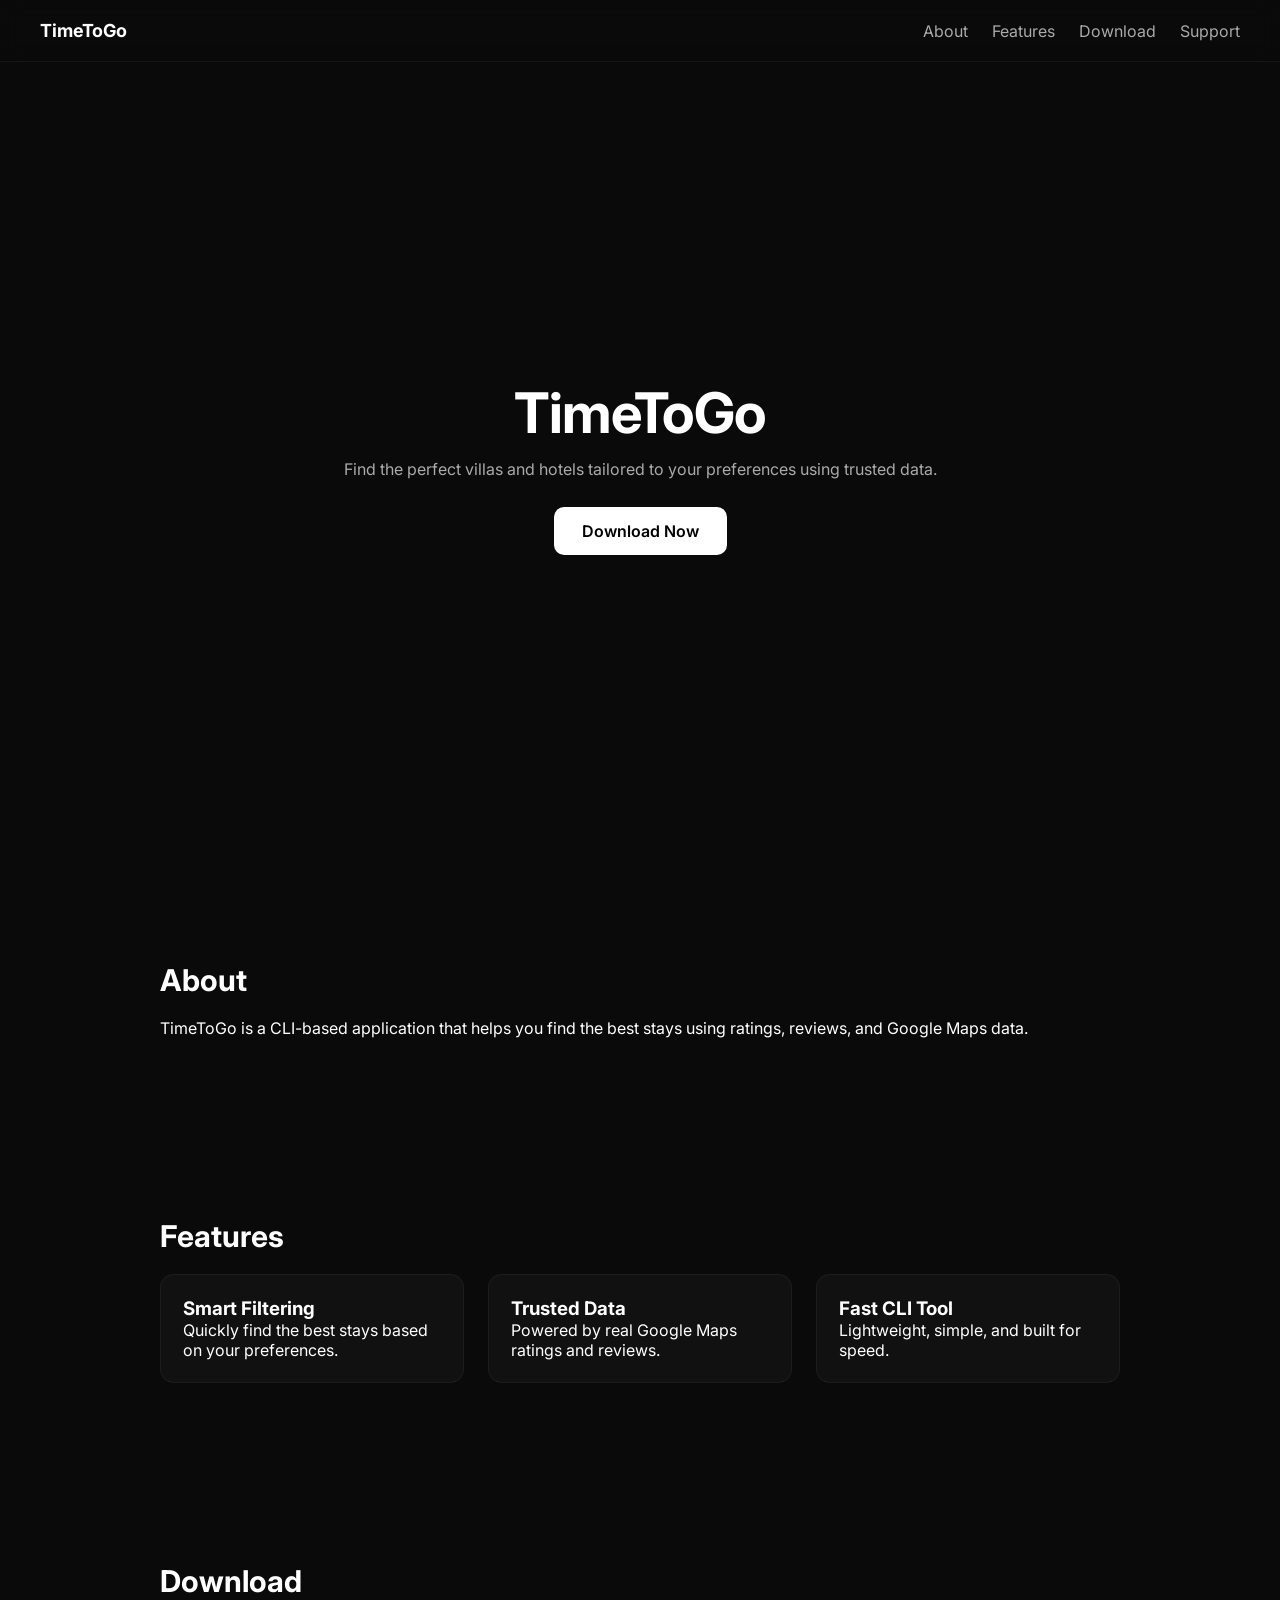
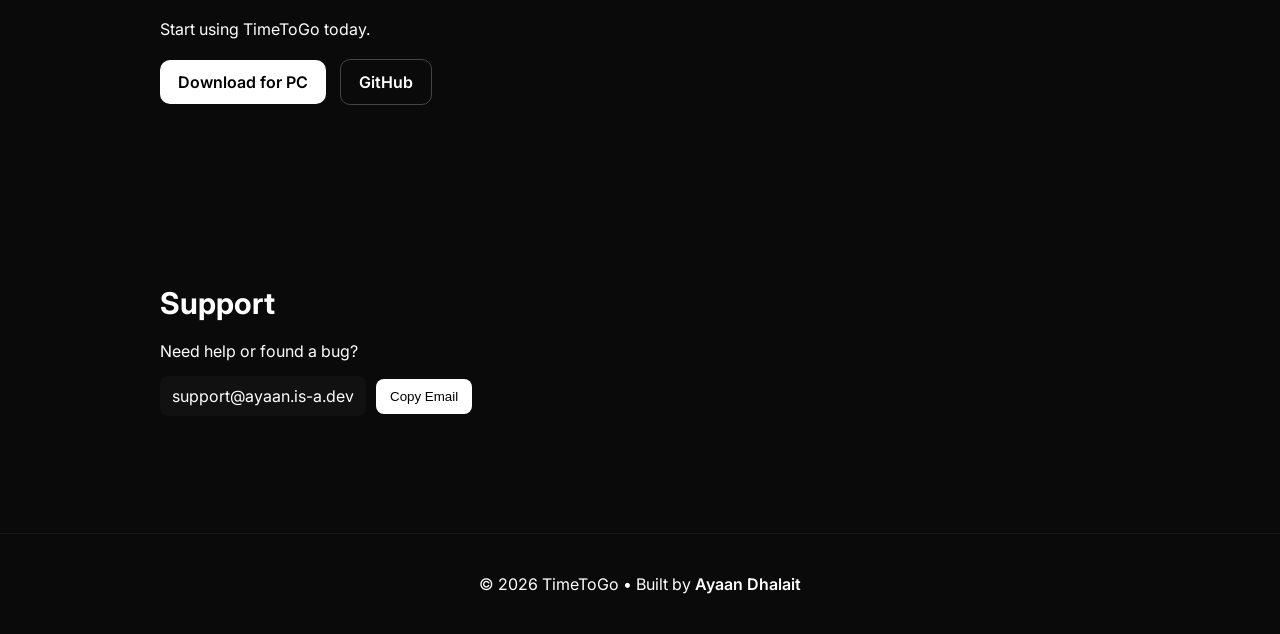
<file: index.html>
<!DOCTYPE html>
<html lang="en">
<head>
<meta charset="UTF-8" />
<meta name="viewport" content="width=device-width, initial-scale=1.0" />
<title>TimeToGo</title>

<link rel="stylesheet" href="styles.css" />
<link href="https://fonts.googleapis.com/css2?family=Inter:wght@300;400;600;700&display=swap" rel="stylesheet">

<meta name="google-site-verification" content="aP6ooWK8mL7Z_kcAhGkkXgF8lrvb8jZ8vC7Q0F4RgmU" />
</head>

<body>

<header class="navbar">
    <div class="logo">TimeToGo</div>
    <nav>
        <a href="#about">About</a>
        <a href="#features">Features</a>
        <a href="#download">Download</a>
        <a href="#support">Support</a>
    </nav>
</header>

<section class="hero">
    <h1>TimeToGo</h1>
    <p>Find the perfect villas and hotels tailored to your preferences using trusted data.</p>
    <a class="cta" href="#download">Download Now</a>
</section>

<section id="about" class="section">
    <h2>About</h2>
    <p>
        TimeToGo is a CLI-based application that helps you find the best stays using ratings,
        reviews, and Google Maps data.
    </p>
</section>

<section id="features" class="section">
    <h2>Features</h2>

    <div class="grid">
        <div class="card">
            <h3>Smart Filtering</h3>
            <p>Quickly find the best stays based on your preferences.</p>
        </div>

        <div class="card">
            <h3>Trusted Data</h3>
            <p>Powered by real Google Maps ratings and reviews.</p>
        </div>

        <div class="card">
            <h3>Fast CLI Tool</h3>
            <p>Lightweight, simple, and built for speed.</p>
        </div>
    </div>
</section>

<section id="download" class="section">
    <h2>Download</h2>

    <p>Start using TimeToGo today.</p>

    <div class="buttons">
        <a class="btn" href="timetogo.zip" download>Download for PC</a>
        <a class="btn outline" href="https://github.com/AyaanDhalait/TimeToGo" target="_blank">GitHub</a>
    </div>
</section>

<section id="support" class="section">
    <h2>Support</h2>
    <p>Need help or found a bug?</p>

    <div class="email-box">
        <span id="emailText">support@ayaan.is-a.dev</span>
        <button onclick="copyEmail()">Copy Email</button>
    </div>

    <p id="copiedMsg" class="copied">Copied!</p>
</section>

<footer>
    <p>
        © 2026 TimeToGo • Built by
        <a href="https://www.ayaan.is-a.dev" target="_blank">Ayaan Dhalait</a>
    </p>
</footer>

<script>
function copyEmail() {
    const email = document.getElementById("emailText").innerText;
    navigator.clipboard.writeText(email);

    const msg = document.getElementById("copiedMsg");
    msg.style.opacity = 1;

    setTimeout(() => {
        msg.style.opacity = 0;
    }, 1200);
}
</script>

</body>
</html>
</file>
<file: styles.css>
* {
    margin: 0;
    padding: 0;
    box-sizing: border-box;
}

html {
    scroll-behavior: smooth;
}

body {
    font-family: 'Inter', sans-serif;
    background: #0a0a0a;
    color: #fff;
}

/* NAVBAR */
.navbar {
    display: flex;
    justify-content: space-between;
    align-items: center;
    padding: 20px 40px;
    position: sticky;
    top: 0;
    backdrop-filter: blur(10px);
    background: rgba(10,10,10,0.7);
    border-bottom: 1px solid rgba(255,255,255,0.05);
    z-index: 10;
}

.logo {
    font-weight: 700;
    font-size: 18px;
}

nav a {
    margin-left: 20px;
    text-decoration: none;
    color: #aaa;
    transition: 0.2s;
}

nav a:hover {
    color: #fff;
}

/* HERO */
.hero {
    height: 90vh;
    display: flex;
    flex-direction: column;
    justify-content: center;
    align-items: center;
    text-align: center;
    padding: 0 20px;
}

.hero h1 {
    font-size: 56px;
    letter-spacing: -1px;
}

.hero p {
    max-width: 600px;
    margin-top: 12px;
    color: #aaa;
}

.cta {
    margin-top: 28px;
    padding: 14px 28px;
    border-radius: 10px;
    background: #fff;
    color: #000;
    text-decoration: none;
    font-weight: 600;
    transition: 0.25s;
}

.cta:hover {
    transform: translateY(-2px);
    box-shadow: 0 10px 25px rgba(255,255,255,0.15);
}

/* SECTIONS */
.section {
    padding: 90px 20px;
    max-width: 1000px;
    margin: auto;
}

.section h2 {
    font-size: 30px;
    margin-bottom: 20px;
}

/* GRID */
.grid {
    display: grid;
    grid-template-columns: repeat(auto-fit, minmax(250px, 1fr));
    gap: 24px;
}

/* CARDS */
.card {
    background: #111;
    border: 1px solid rgba(255,255,255,0.05);
    padding: 22px;
    border-radius: 14px;
    transition: 0.25s;
}

.card:hover {
    transform: translateY(-6px);
    border-color: rgba(255,255,255,0.15);
}

/* BUTTONS */
.buttons {
    margin-top: 20px;
}

.btn {
    display: inline-block;
    padding: 12px 18px;
    border-radius: 10px;
    text-decoration: none;
    margin-right: 10px;
    background: #fff;
    color: #000;
    font-weight: 600;
    transition: 0.25s;
}

.btn:hover {
    transform: translateY(-2px);
}

.btn.outline {
    background: transparent;
    border: 1px solid #444;
    color: #fff;
}

.btn.outline:hover {
    background: #111;
}

/* EMAIL BOX */
.email-box {
    display: flex;
    flex-wrap: wrap;
    align-items: center;
    gap: 10px;
    margin-top: 15px;
}

.email-box span {
    padding: 10px 12px;
    background: #111;
    border-radius: 8px;
    user-select: all;
}

.email-box button {
    padding: 10px 14px;
    border: none;
    background: #fff;
    color: #000;
    cursor: pointer;
    border-radius: 8px;
    transition: 0.2s;
}

.email-box button:hover {
    background: #ddd;
}

/* COPIED */
.copied {
    margin-top: 10px;
    opacity: 0;
    transition: 0.3s;
    font-size: 14px;
}

/* FOOTER */
footer {
    text-align: center;
    padding: 40px 20px;
    border-top: 1px solid rgba(255,255,255,0.05);
}

footer a {
    color: #fff;
    font-weight: 600;
    text-decoration: none;
}

/* MOBILE */
@media (max-width: 600px) {
    .hero h1 {
        font-size: 36px;
    }

    nav {
        display: none;
    }

    .hero {
        height: auto;
        padding: 100px 20px;
    }
}
</file>
